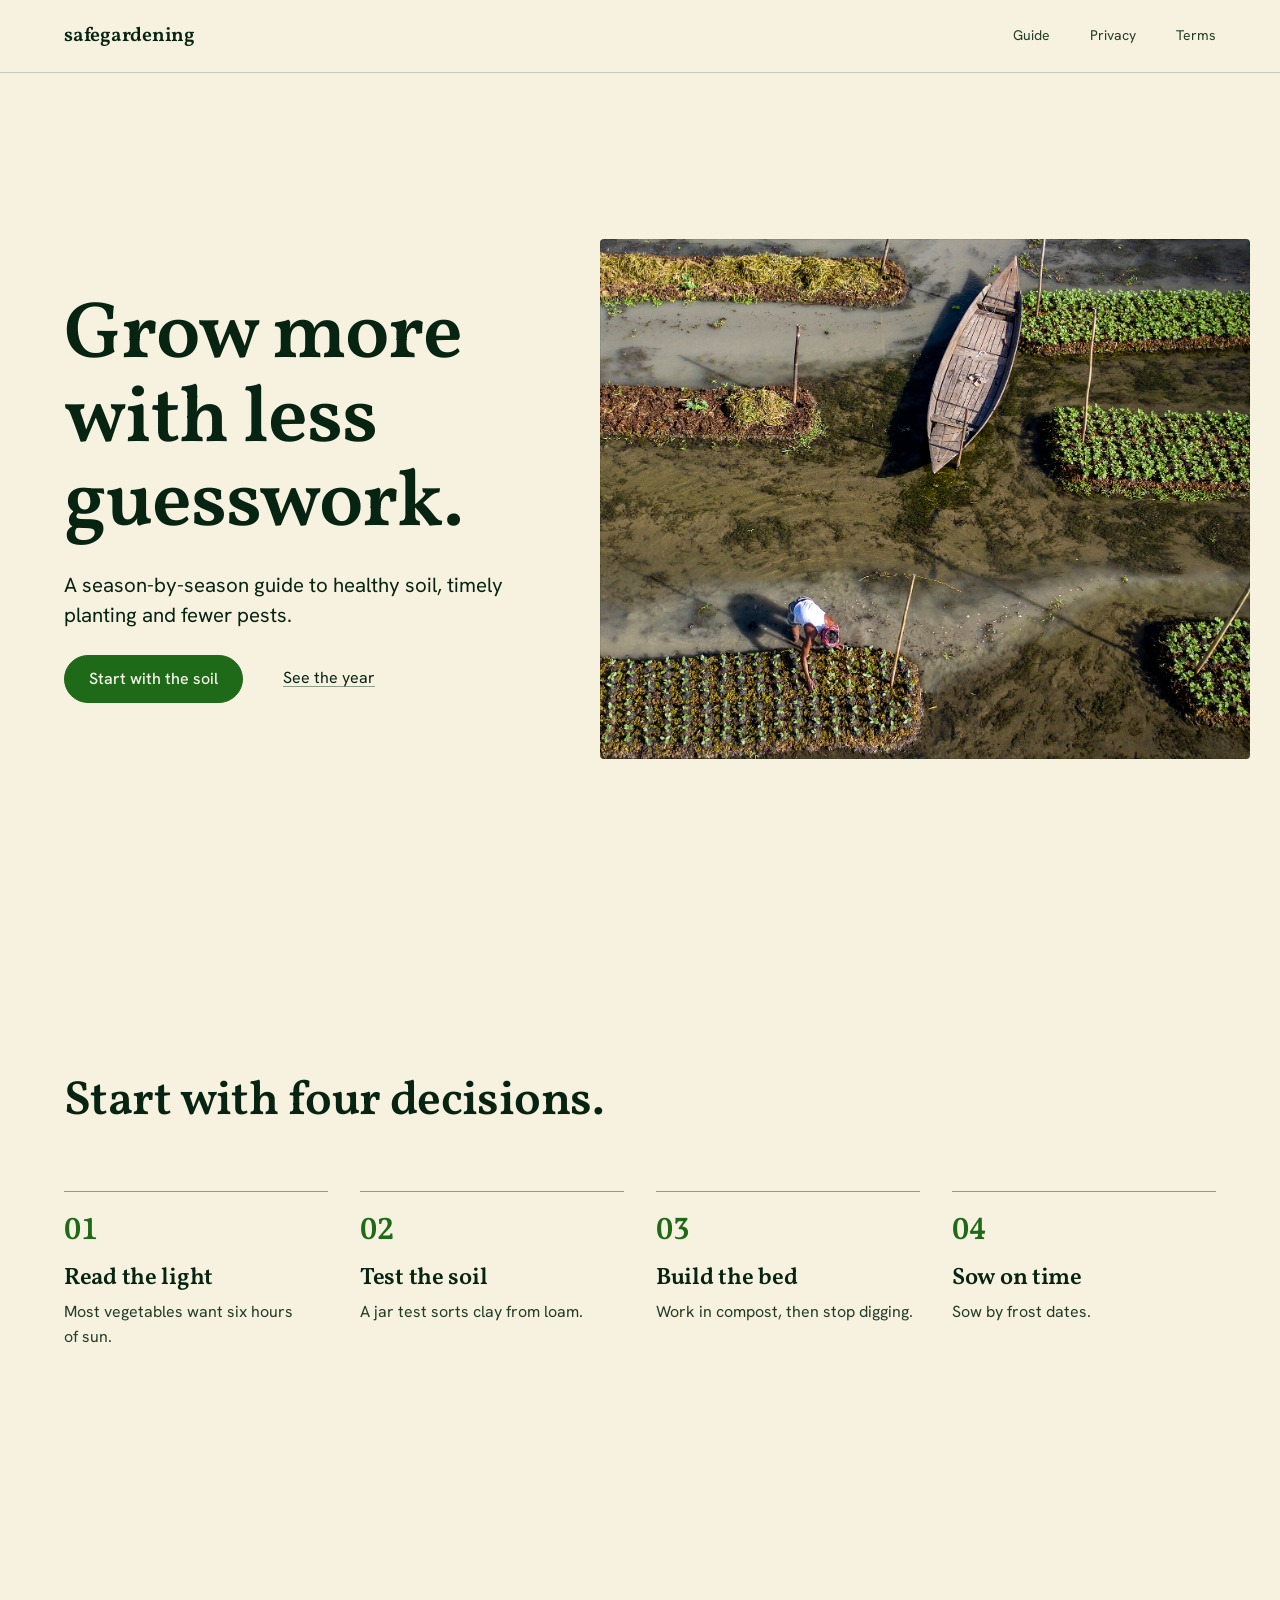
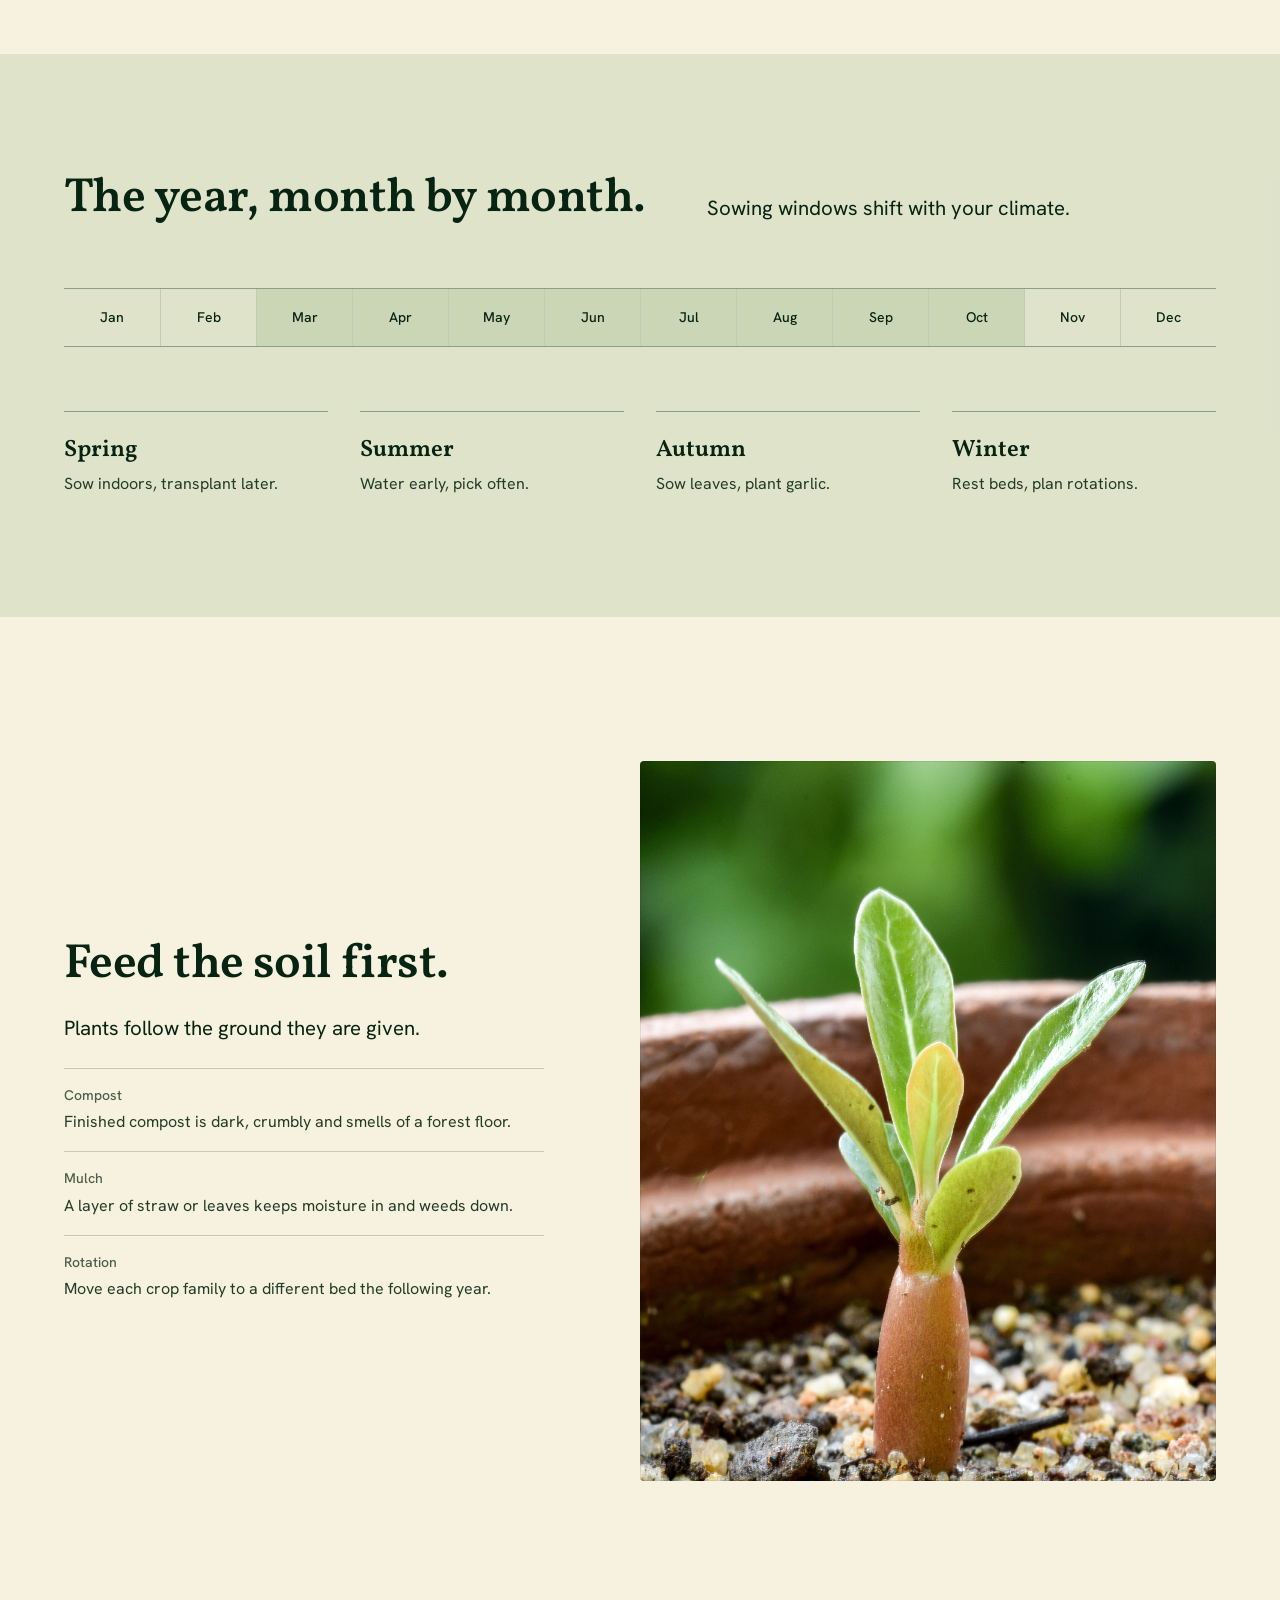
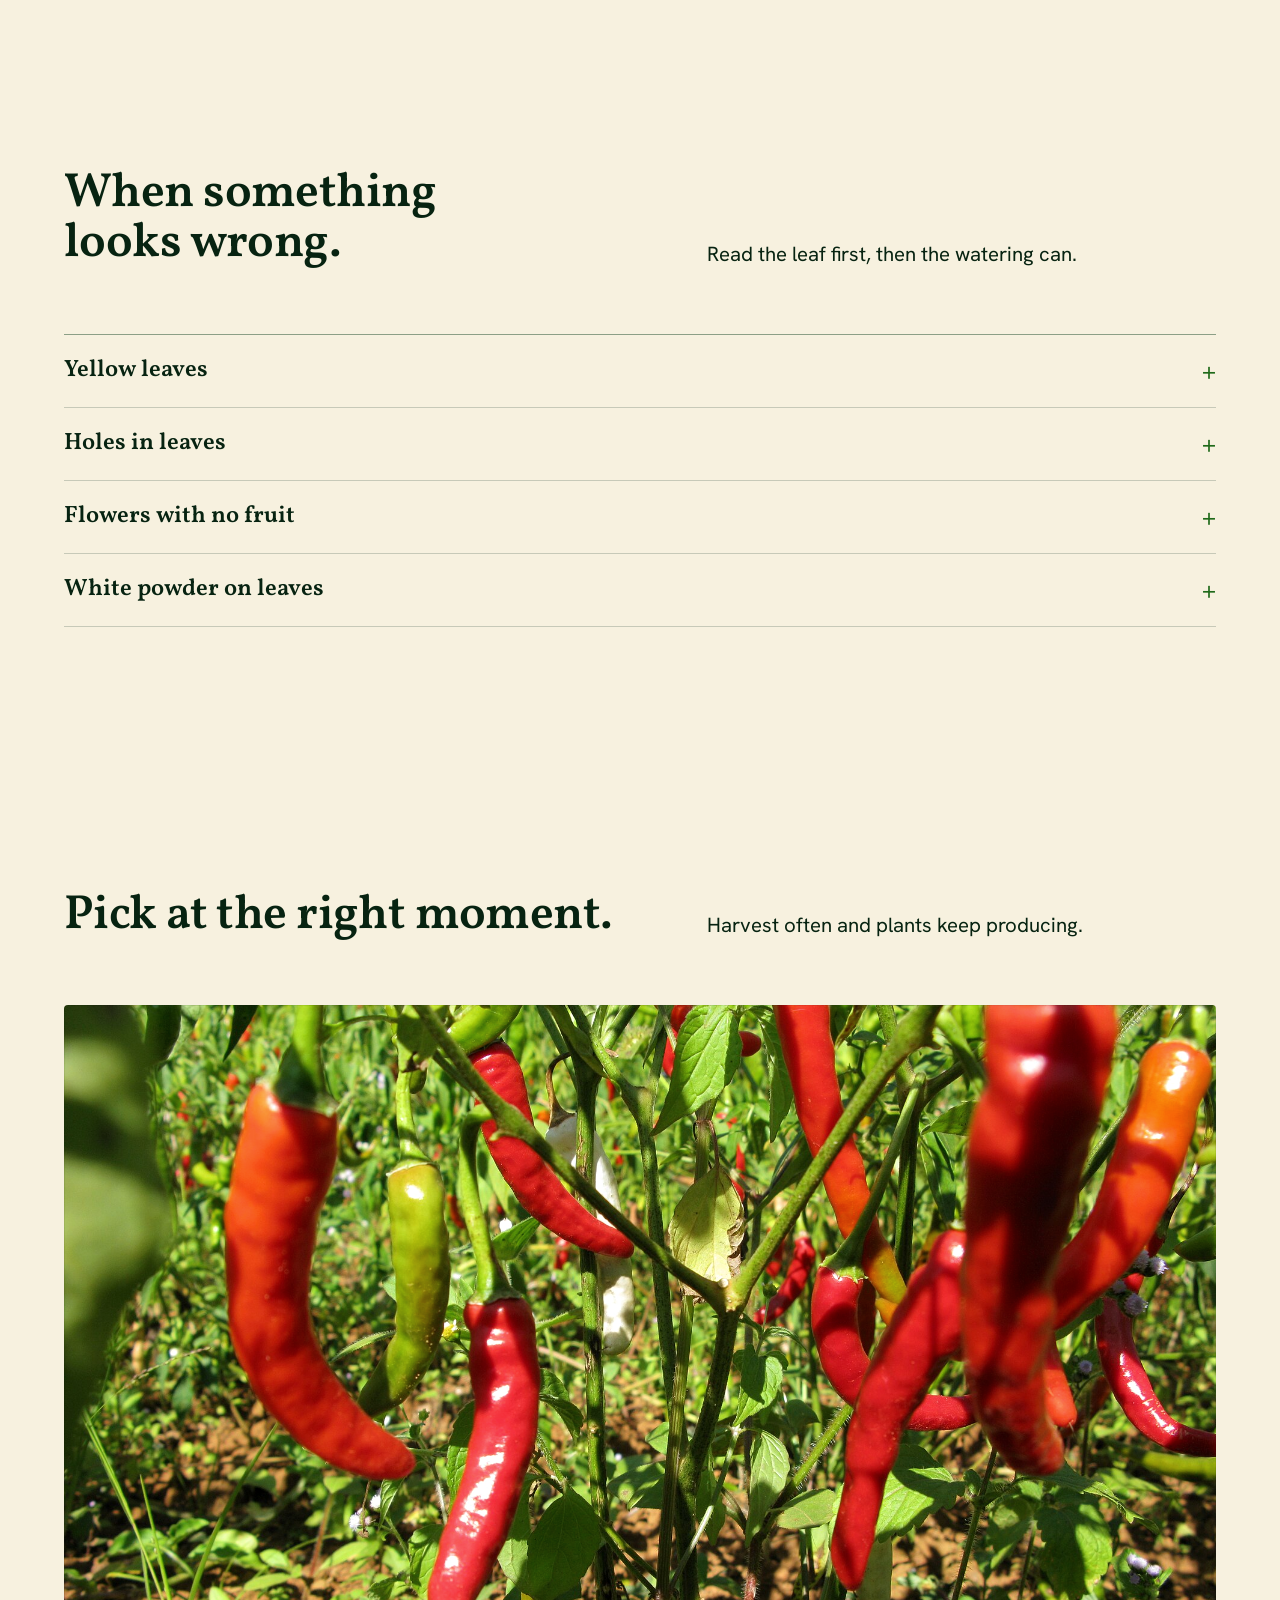
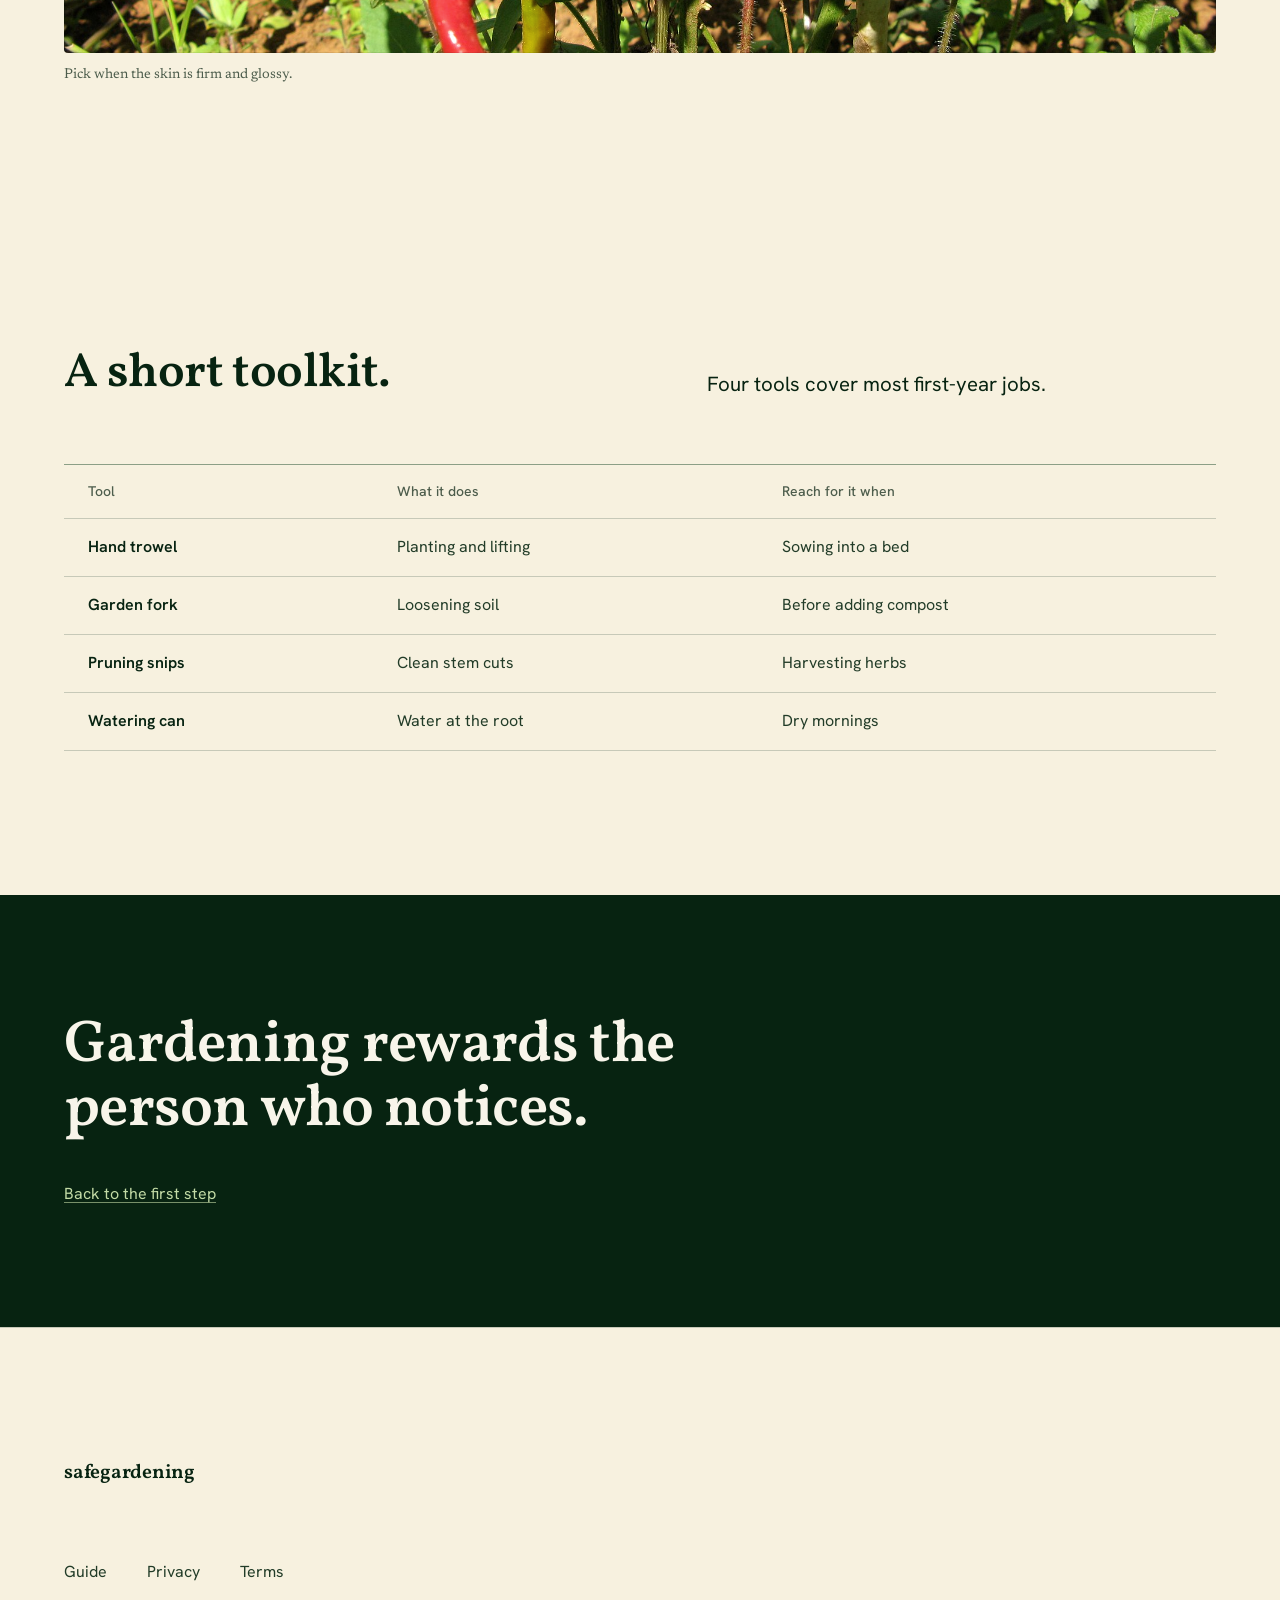
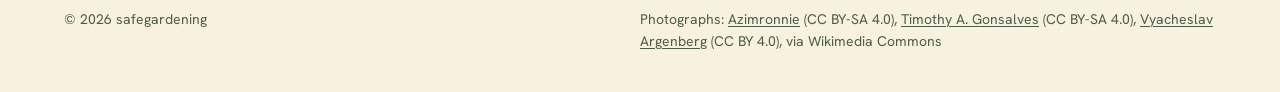
<file: index.html>
<!doctype html>
<html lang="en">
<head>
  <meta charset="utf-8">
  <meta name="viewport" content="width=device-width, initial-scale=1">
  <title>safegardening · a practical DIY gardening guide</title>
  <meta name="description" content="A free, season-by-season DIY gardening guide: build healthy soil, sow on time and solve common problems without guesswork.">
  <link rel="preconnect" href="https://fonts.googleapis.com">
  <link rel="preconnect" href="https://fonts.gstatic.com" crossorigin>
  <link href="https://fonts.googleapis.com/css2?family=Vollkorn:wght@600&family=Hanken+Grotesk:wght@400;500&family=Newsreader:opsz,wght@6..72,400&display=swap" rel="stylesheet">
  <link rel="stylesheet" href="style.css">
</head>
<body id="top">
  <a class="skip" href="#main">Skip to content</a>

  <header class="site-nav">
    <div class="container site-nav__inner">
      <a class="wordmark" href="#top" aria-label="safegardening, back to the top">safegardening</a>
      <nav class="nav-links" aria-label="Site">
        <a href="#main">Guide</a>
        <a href="privacy.html">Privacy</a>
        <a href="terms.html">Terms</a>
      </nav>
    </div>
  </header>

  <main id="main">
    <section class="hero" aria-labelledby="hero-title">
      <div class="container hero__grid">
        <div class="hero__text">
          <h1 id="hero-title">Grow more with less guesswork.</h1>
          <p class="lead">A season-by-season guide to healthy soil, timely planting and fewer pests.</p>
          <div class="hero__actions">
            <a class="btn" href="#soil">Start with the soil</a>
            <a class="text-link" href="#year">See the year</a>
          </div>
        </div>
        <figure class="photo hero__photo" data-slot="hero" data-alt="Vegetable beds worked by hand in daylight">
          <img src="images/traditional-floating-vegetable-garden-34-1920.jpg" width="1920" height="1279" alt="Aerial view of floating vegetable beds and a gardener in a canoe" style="object-position: 60% 70%" fetchpriority="high">
        </figure>
      </div>
    </section>

    <section class="section section--wide" id="start" aria-labelledby="start-title">
      <div class="container">
        <div class="section__head">
          <h2 id="start-title">Start with four decisions.</h2>
        </div>
        <ol class="steps">
          <li><h3>Read the light</h3><p>Most vegetables want six hours of sun.</p></li>
          <li><h3>Test the soil</h3><p>A jar test sorts clay from loam.</p></li>
          <li><h3>Build the bed</h3><p>Work in compost, then stop digging.</p></li>
          <li><h3>Sow on time</h3><p>Sow by frost dates.</p></li>
        </ol>
      </div>
    </section>

    <section class="section section--tight band-moss" id="year" aria-labelledby="year-title">
      <div class="container">
        <div class="section__head">
          <h2 id="year-title">The year, month by month.</h2>
          <p class="lead">Sowing windows shift with your climate.</p>
        </div>
        <div class="month-strip" aria-label="The twelve months of the gardening year">
          <div><time datetime="2026-01">Jan</time></div>
          <div><time datetime="2026-02">Feb</time></div>
          <div class="is-sowing"><time datetime="2026-03">Mar</time></div>
          <div class="is-sowing"><time datetime="2026-04">Apr</time></div>
          <div class="is-sowing"><time datetime="2026-05">May</time></div>
          <div class="is-sowing"><time datetime="2026-06">Jun</time></div>
          <div class="is-sowing"><time datetime="2026-07">Jul</time></div>
          <div class="is-sowing"><time datetime="2026-08">Aug</time></div>
          <div class="is-sowing"><time datetime="2026-09">Sep</time></div>
          <div class="is-sowing"><time datetime="2026-10">Oct</time></div>
          <div><time datetime="2026-11">Nov</time></div>
          <div><time datetime="2026-12">Dec</time></div>
        </div>
        <dl class="season-notes">
          <div><dt>Spring</dt><dd>Sow indoors, transplant later.</dd></div>
          <div><dt>Summer</dt><dd>Water early, pick often.</dd></div>
          <div><dt>Autumn</dt><dd>Sow leaves, plant garlic.</dd></div>
          <div><dt>Winter</dt><dd>Rest beds, plan rotations.</dd></div>
        </dl>
      </div>
    </section>

    <section class="section" id="soil" aria-labelledby="soil-title">
      <div class="container split">
        <div class="split__text">
          <h2 id="soil-title">Feed the soil first.</h2>
          <p class="lead">Plants follow the ground they are given.</p>
          <dl class="facts">
            <div><dt>Compost</dt><dd>Finished compost is dark, crumbly and smells of a forest floor.</dd></div>
            <div><dt>Mulch</dt><dd>A layer of straw or leaves keeps moisture in and weeds down.</dd></div>
            <div><dt>Rotation</dt><dd>Move each crop family to a different bed the following year.</dd></div>
          </dl>
        </div>
        <figure class="photo split__photo" data-slot="seedling" data-alt="A young seedling growing in potting soil">
          <img src="images/adenium-seedling-18day-uthandi-aug21-d72-20806-1920.jpg" width="1920" height="2400" alt="A young seedling with fresh green leaves in a terracotta pot" loading="lazy" style="object-position: 50% 55%">
        </figure>
      </div>
    </section>

    <section class="section" id="problems" aria-labelledby="problems-title">
      <div class="container">
        <div class="section__head">
          <h2 id="problems-title">When something looks wrong.</h2>
          <p class="lead">Read the leaf first, then the watering can.</p>
        </div>
        <div class="rows">
          <details class="problem"><summary>Yellow leaves</summary><p>Too much water. Let the soil dry first.</p></details>
          <details class="problem"><summary>Holes in leaves</summary><p>Check underneath for aphids and caterpillars. Pick them off by hand.</p></details>
          <details class="problem"><summary>Flowers with no fruit</summary><p>Cool nights or a lack of pollinators. Hand-pollinate squash in the morning.</p></details>
          <details class="problem"><summary>White powder on leaves</summary><p>Mildew thrives in still air. Improve airflow and remove the worst leaves.</p></details>
        </div>
      </div>
    </section>

    <section class="section section--tight" aria-labelledby="ripe-title">
      <div class="container">
        <div class="section__head">
          <h2 id="ripe-title">Pick at the right moment.</h2>
          <p class="lead">Harvest often and plants keep producing.</p>
        </div>
        <figure class="photo showcase__photo" data-slot="ripe" data-alt="Ripe chillies hanging on a plant in sunlight">
          <img src="images/shan-hills-myanmar-red-chili-pepper-plant-1920.jpg" width="1920" height="1079" alt="Long red and green chillies hanging ripe on the plant in sunlight" loading="lazy">
        </figure>
        <p class="caption">Pick when the skin is firm and glossy.</p>
      </div>
    </section>

    <section class="section" id="toolkit" aria-labelledby="toolkit-title">
      <div class="container">
        <div class="section__head">
          <h2 id="toolkit-title">A short toolkit.</h2>
          <p class="lead">Four tools cover most first-year jobs.</p>
        </div>
        <div class="table-wrap" tabindex="0" role="region" aria-label="Gardening toolkit">
          <table>
            <thead><tr><th scope="col">Tool</th><th scope="col">What it does</th><th scope="col">Reach for it when</th></tr></thead>
            <tbody>
              <tr><th scope="row">Hand trowel</th><td>Planting and lifting</td><td>Sowing into a bed</td></tr>
              <tr><th scope="row">Garden fork</th><td>Loosening soil</td><td>Before adding compost</td></tr>
              <tr><th scope="row">Pruning snips</th><td>Clean stem cuts</td><td>Harvesting herbs</td></tr>
              <tr><th scope="row">Watering can</th><td>Water at the root</td><td>Dry mornings</td></tr>
            </tbody>
          </table>
        </div>
      </div>
    </section>

    <section class="section section--tight band-ink" aria-labelledby="close-title">
      <div class="container">
        <h2 class="statement" id="close-title">Gardening rewards the person who notices.</h2>
        <a class="text-link" href="#start">Back to the first step</a>
      </div>
    </section>
  </main>

  <footer class="site-footer">
    <div class="container">
      <p class="site-footer__mast"><a class="wordmark" href="#top">safegardening</a></p>
      <nav class="footer-links" aria-label="Footer">
        <a href="#main">Guide</a>
        <a href="privacy.html">Privacy</a>
        <a href="terms.html">Terms</a>
      </nav>
      <div class="footer-legal">
        <p>© 2026 safegardening</p>
        <p data-credits>Photographs: <a href="https://commons.wikimedia.org/wiki/File:Traditional_floating_vegetable_garden_34.jpg">Azimronnie</a> (CC BY-SA 4.0), <a href="https://commons.wikimedia.org/wiki/File:Adenium_Seedling_18day_Uthandi_Aug21_D72_20806.jpg">Timothy A. Gonsalves</a> (CC BY-SA 4.0), <a href="https://commons.wikimedia.org/wiki/File:Shan_Hills,_Myanmar,_Red_chili_pepper_plant.jpg">Vyacheslav Argenberg</a> (CC BY 4.0), via Wikimedia Commons</p>
      </div>
    </div>
  </footer>

  <script>window.hallmarkSlots = (m) => { for (const [k, v] of Object.entries(m)) { const s = document.querySelector(`[data-slot="${k}"]`); if (!s) continue; const im = new Image(); im.src = typeof v === 'string' ? v : v.src; im.alt = (typeof v === 'object' && v.alt) || s.dataset.alt || ''; s.querySelectorAll(':scope > img').forEach((o) => o.remove()); s.prepend(im); } };
document.querySelectorAll('[data-slot] img').forEach((i) => { if (i.complete && !i.naturalWidth) i.remove(); else i.addEventListener('error', () => i.remove(), { once: true }); });</script>
</body>
</html>
</file>
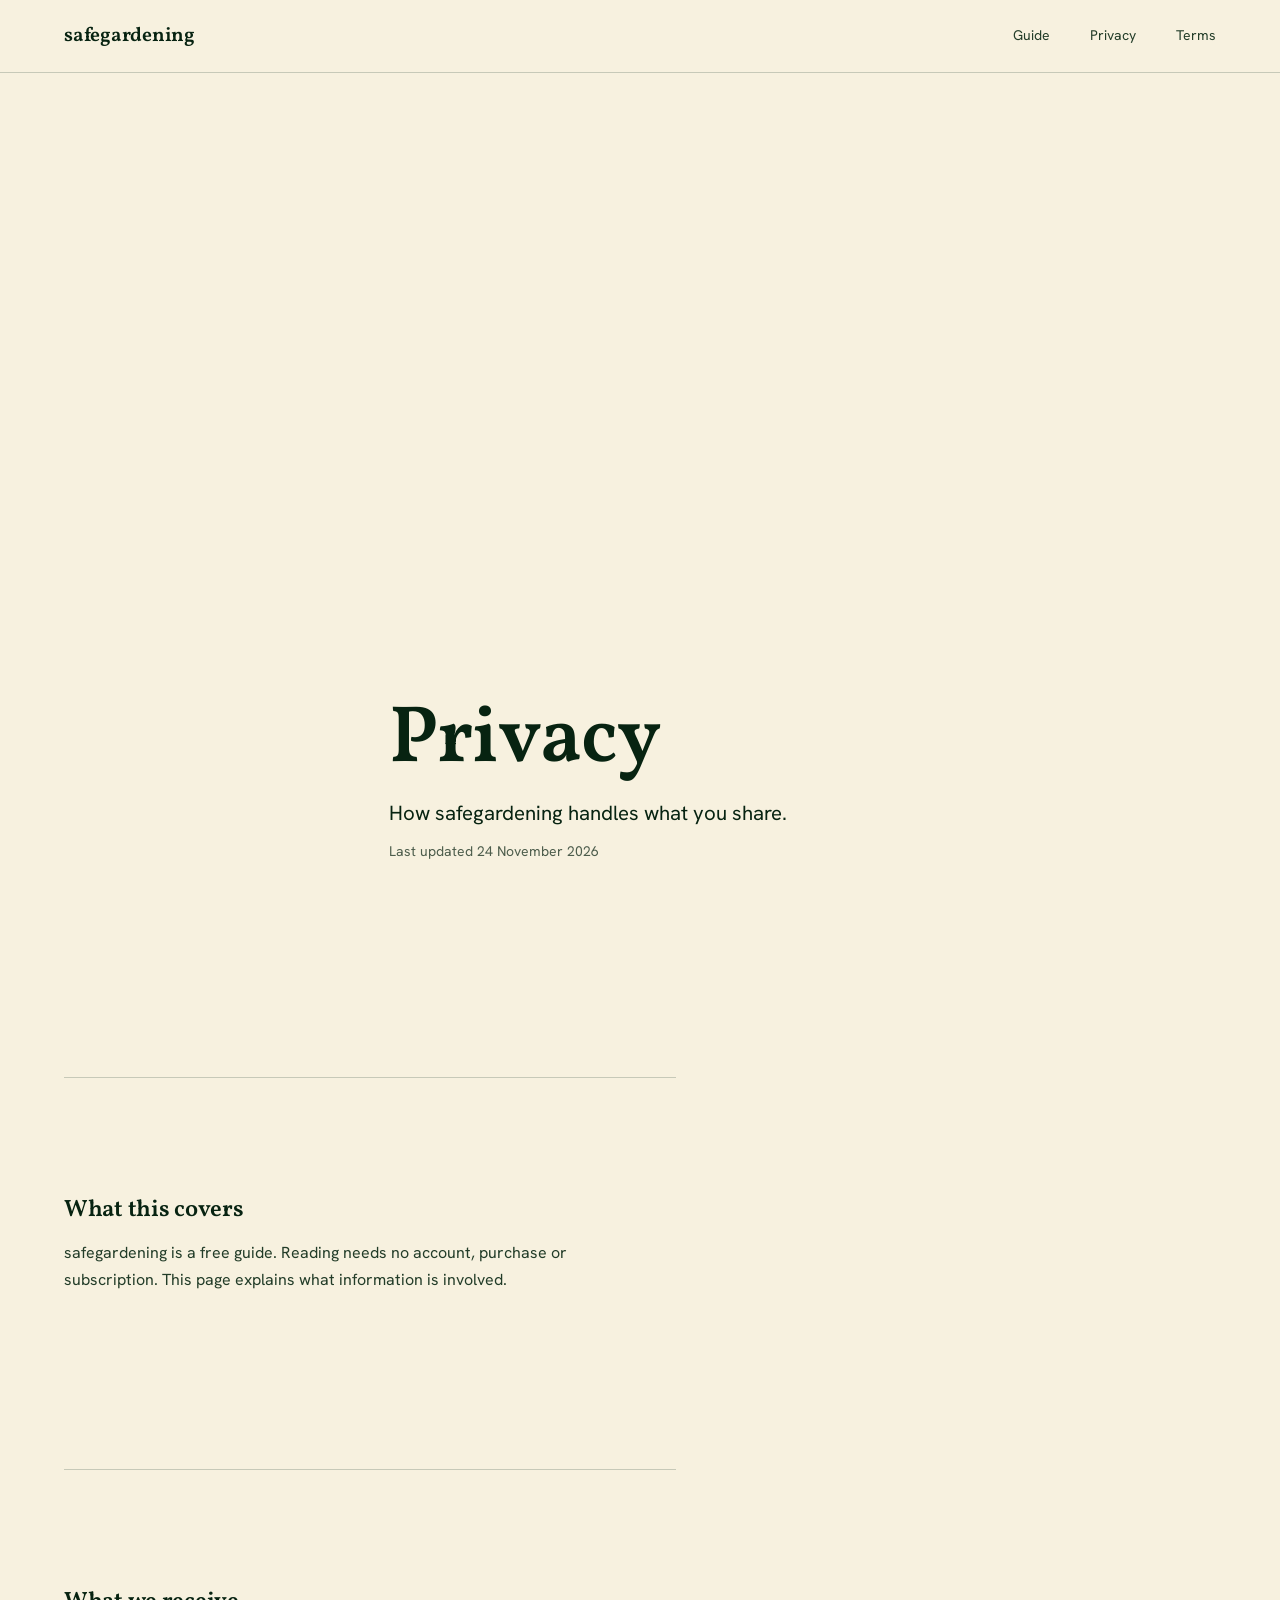
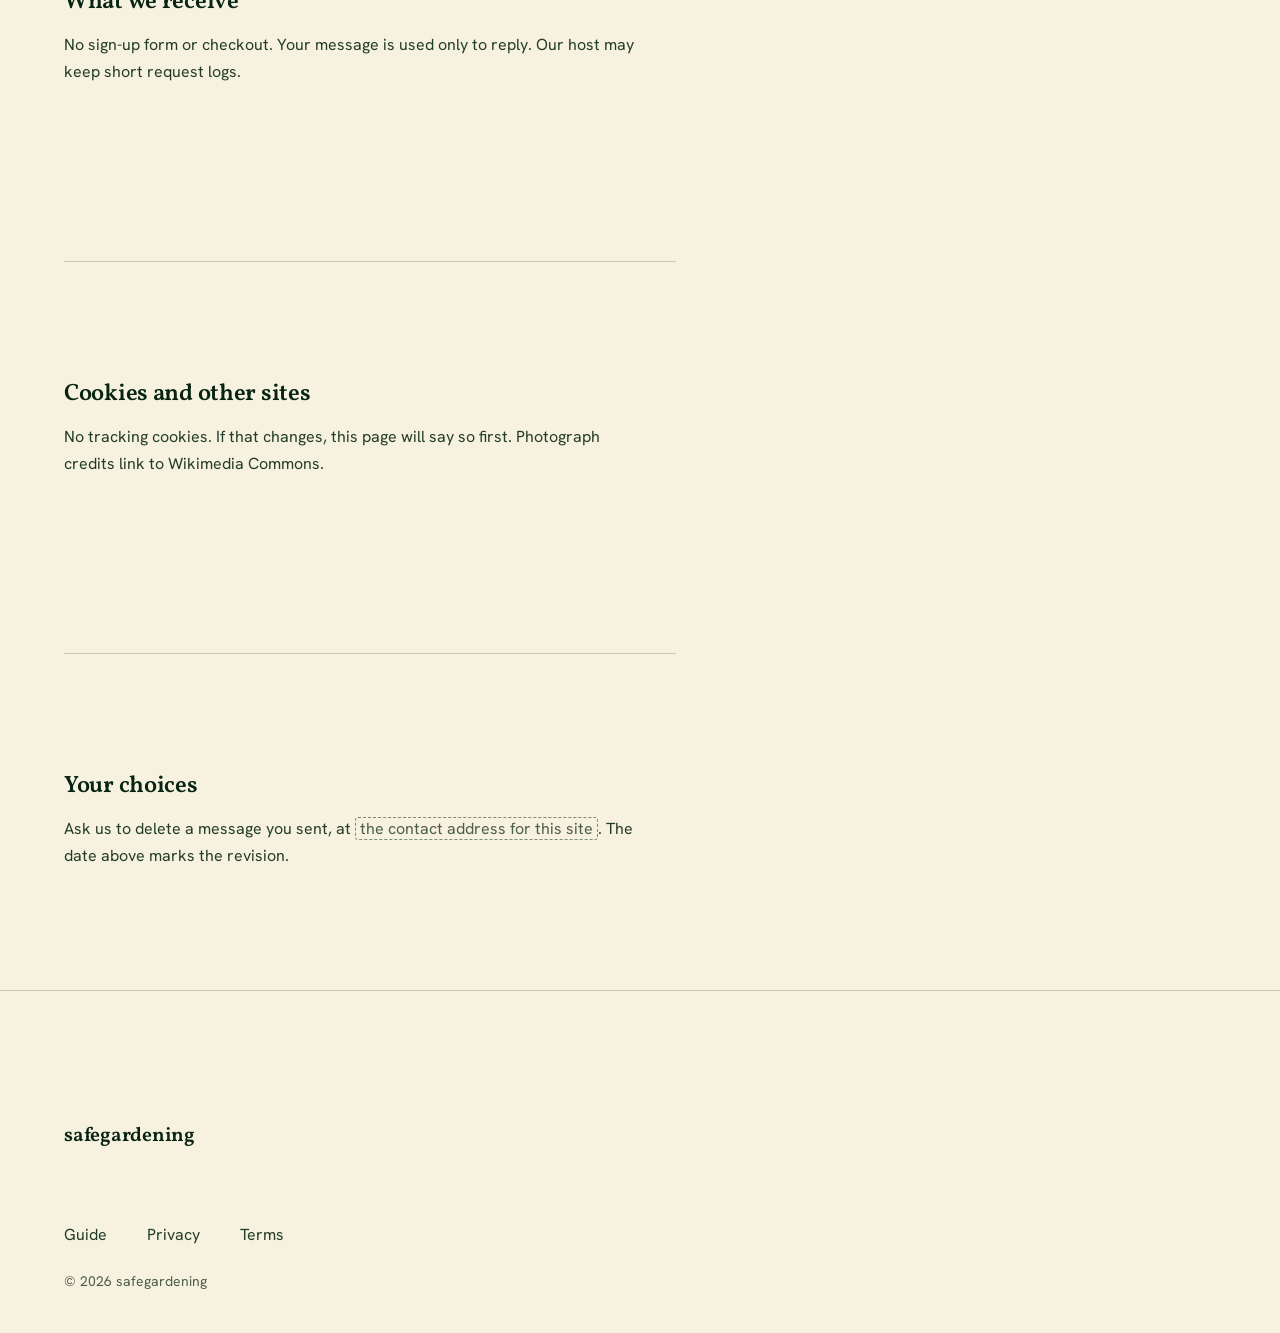
<file: privacy.html>
<!doctype html>
<html lang="en">
<head>
  <meta charset="utf-8">
  <meta name="viewport" content="width=device-width, initial-scale=1">
  <title>Privacy · safegardening</title>
  <meta name="description" content="How safegardening handles the information you share while using this free DIY gardening guide.">
  <link rel="preconnect" href="https://fonts.googleapis.com">
  <link rel="preconnect" href="https://fonts.gstatic.com" crossorigin>
  <link href="https://fonts.googleapis.com/css2?family=Vollkorn:wght@600&family=Hanken+Grotesk:wght@400;500&family=Newsreader:opsz,wght@6..72,400&display=swap" rel="stylesheet">
  <link rel="stylesheet" href="style.css">
</head>
<body id="top">
  <a class="skip" href="#main">Skip to content</a>

  <header class="site-nav">
    <div class="container site-nav__inner">
      <a class="wordmark" href="index.html" aria-label="safegardening, back to the guide">safegardening</a>
      <nav class="nav-links" aria-label="Site">
        <a href="index.html">Guide</a>
        <a href="privacy.html">Privacy</a>
        <a href="terms.html">Terms</a>
      </nav>
    </div>
  </header>

  <main id="main">
    <section class="doc-hero" aria-labelledby="doc-title">
      <div class="container doc__head">
        <h1 id="doc-title">Privacy</h1>
        <p class="lead">How safegardening handles what you share. <time class="doc__updated" datetime="2026-11-24">Last updated 24 November 2026</time></p>
      </div>
    </section>

    <article class="doc container">
      <div class="doc__body">
        <section>
          <h2>What this covers</h2>
          <p>safegardening is a free guide. Reading needs no account, purchase or subscription. This page explains what information is involved.</p>
        </section>
        <section>
          <h2>What we receive</h2>
          <p>No sign-up form or checkout. Your message is used only to reply. Our host may keep short request logs.</p>
        </section>
        <section>
          <h2>Cookies and other sites</h2>
          <p>No tracking cookies. If that changes, this page will say so first. Photograph credits link to Wikimedia Commons.</p>
        </section>
        <section>
          <h2>Your choices</h2>
          <p>Ask us to delete a message you sent, at <span class="fill" data-fill="contact-email">the contact address for this site</span>. The date above marks the revision.</p>
        </section>
      </div>
    </article>
  </main>

  <footer class="site-footer">
    <div class="container">
      <p class="site-footer__mast"><a class="wordmark" href="index.html">safegardening</a></p>
      <nav class="footer-links" aria-label="Footer">
        <a href="index.html">Guide</a>
        <a href="privacy.html">Privacy</a>
        <a href="terms.html">Terms</a>
      </nav>
      <div class="footer-legal"><p>© 2026 safegardening</p></div>
    </div>
  </footer>
</body>
</html>
</file>
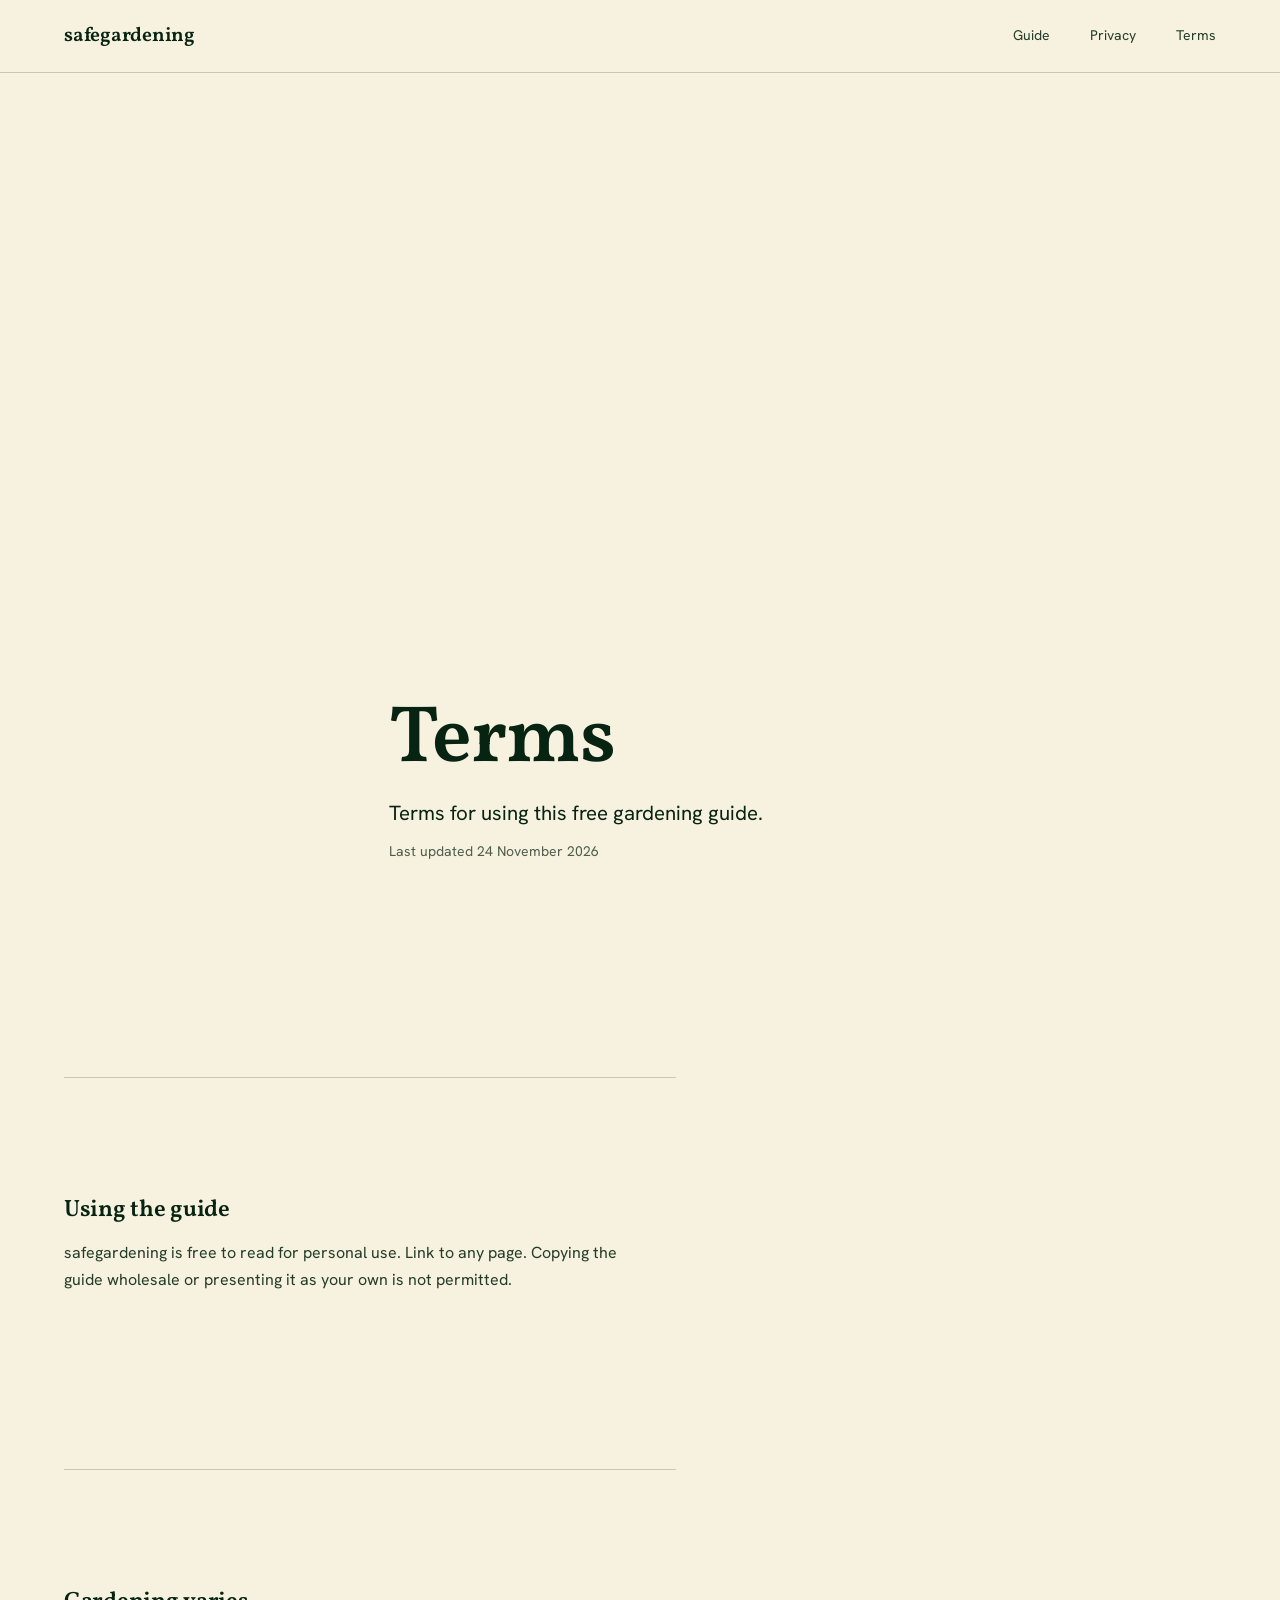
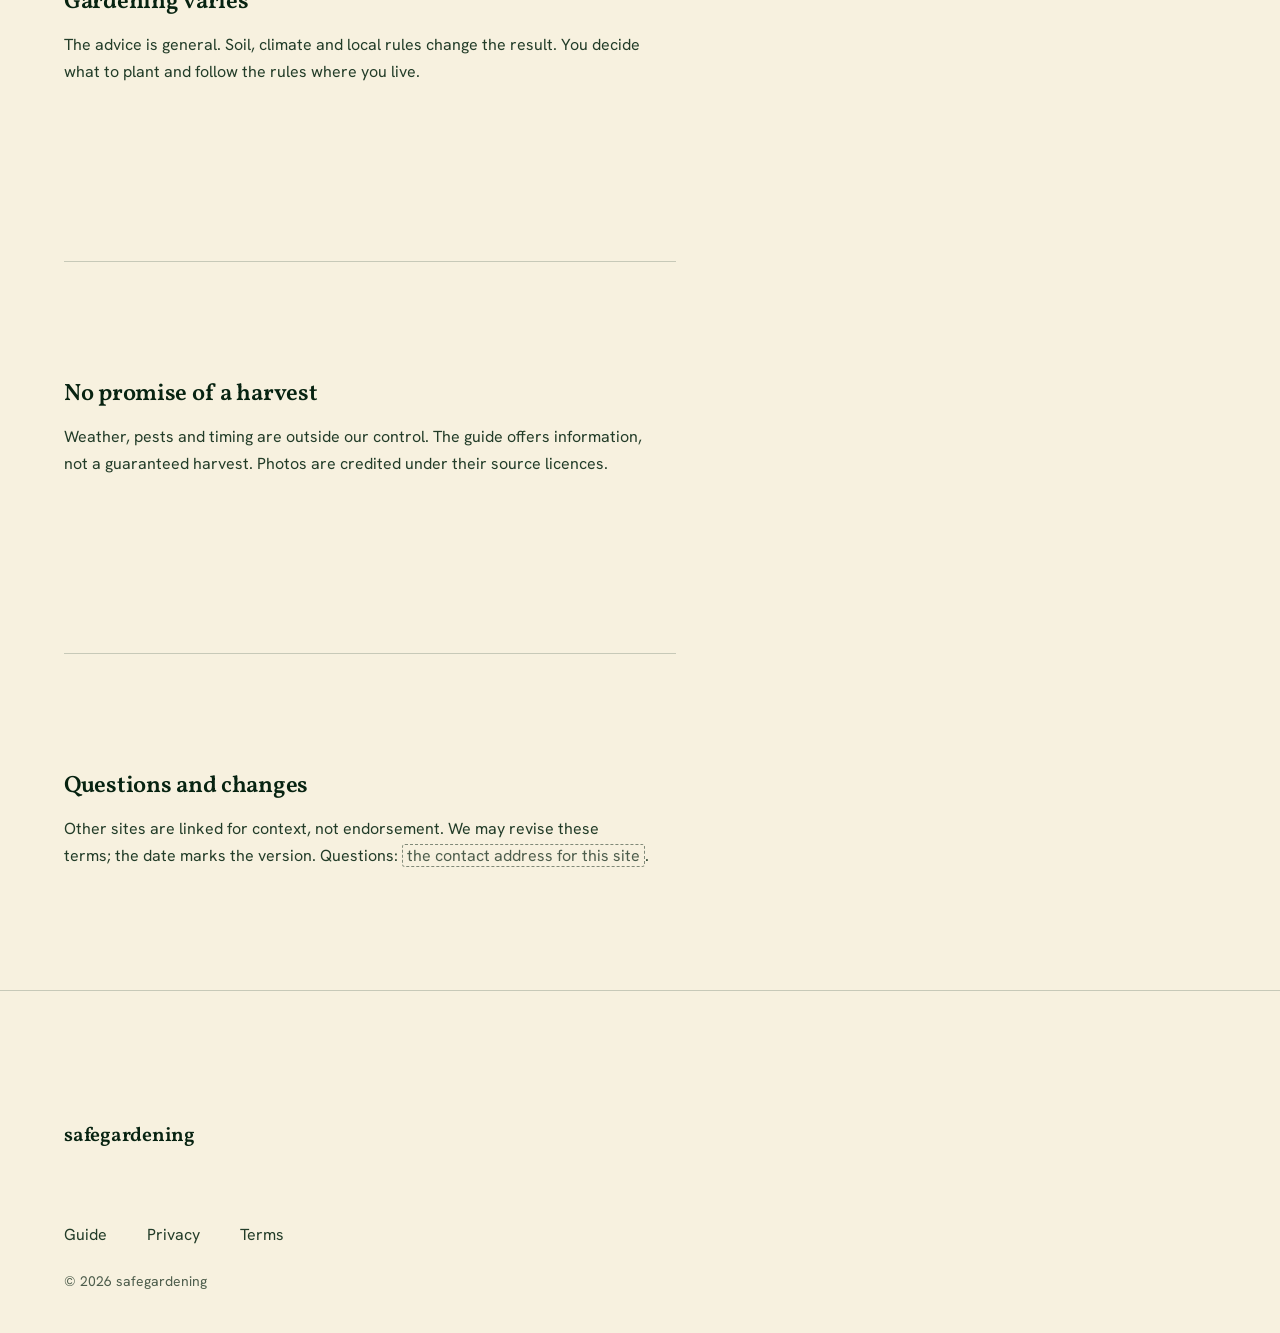
<file: terms.html>
<!doctype html>
<html lang="en">
<head>
  <meta charset="utf-8">
  <meta name="viewport" content="width=device-width, initial-scale=1">
  <title>Terms · safegardening</title>
  <meta name="description" content="The terms for reading and reusing the free DIY gardening guide published by safegardening.">
  <link rel="preconnect" href="https://fonts.googleapis.com">
  <link rel="preconnect" href="https://fonts.gstatic.com" crossorigin>
  <link href="https://fonts.googleapis.com/css2?family=Vollkorn:wght@600&family=Hanken+Grotesk:wght@400;500&family=Newsreader:opsz,wght@6..72,400&display=swap" rel="stylesheet">
  <link rel="stylesheet" href="style.css">
</head>
<body id="top">
  <a class="skip" href="#main">Skip to content</a>

  <header class="site-nav">
    <div class="container site-nav__inner">
      <a class="wordmark" href="index.html" aria-label="safegardening, back to the guide">safegardening</a>
      <nav class="nav-links" aria-label="Site">
        <a href="index.html">Guide</a>
        <a href="privacy.html">Privacy</a>
        <a href="terms.html">Terms</a>
      </nav>
    </div>
  </header>

  <main id="main">
    <section class="doc-hero" aria-labelledby="doc-title">
      <div class="container doc__head">
        <h1 id="doc-title">Terms</h1>
        <p class="lead">Terms for using this free gardening guide. <time class="doc__updated" datetime="2026-11-24">Last updated 24 November 2026</time></p>
      </div>
    </section>

    <article class="doc container">
      <div class="doc__body">
        <section>
          <h2>Using the guide</h2>
          <p>safegardening is free to read for personal use. Link to any page. Copying the guide wholesale or presenting it as your own is not permitted.</p>
        </section>
        <section>
          <h2>Gardening varies</h2>
          <p>The advice is general. Soil, climate and local rules change the result. You decide what to plant and follow the rules where you live.</p>
        </section>
        <section>
          <h2>No promise of a harvest</h2>
          <p>Weather, pests and timing are outside our control. The guide offers information, not a guaranteed harvest. Photos are credited under their source licences.</p>
        </section>
        <section>
          <h2>Questions and changes</h2>
          <p>Other sites are linked for context, not endorsement. We may revise these terms; the date marks the version. Questions: <span class="fill" data-fill="contact-email">the contact address for this site</span>.</p>
        </section>
      </div>
    </article>
  </main>

  <footer class="site-footer">
    <div class="container">
      <p class="site-footer__mast"><a class="wordmark" href="index.html">safegardening</a></p>
      <nav class="footer-links" aria-label="Footer">
        <a href="index.html">Guide</a>
        <a href="privacy.html">Privacy</a>
        <a href="terms.html">Terms</a>
      </nav>
      <div class="footer-legal"><p>© 2026 safegardening</p></div>
    </div>
  </footer>
</body>
</html>
</file>
<file: style.css>
/* Hallmark · shape: Field Notes · genre: editorial · theme: Garden (deal manual: garden, domain fit) · job: try · draw: diy-gardening-guide-single-a9f1 · hero: Stage, photograph on seven columns · nav: edge-aligned wordmark with guide, privacy and terms links · footer: mast, wordmark over links and photo credits · imagery: photographs, library 3 · signature: the ruled twelve-month strip · axes: light/roman-serif/chromatic-green · posture: restrained · contrast: pass · fold: pass · v2.0.0 */
/* Hallmark · pre-emit critique: P4 H5 E4 S4 R5 V4 · weakest: S, a guide can read generic; led with the soil-first argument and the ruled month strip, and cut a third feature tile */
/* Hallmark · waive 77 · privacy and terms hold 68ch prose on hairline rows, not a landing page body · the legal pages are long documents, not landing sections */
/* Hallmark · waive 78 · privacy and terms set heads at the item-title step inside hairline rows · legal prose documents use inline heads */
/* Hallmark · waive 44a · privacy and terms rest the title at the base of a full first screen · the legal pages use a Ledge hero by design */
@import url("./tokens.css");
@import url("./base.css");

:root {
  --nav-h: 72px;
  --color-on-ink: var(--color-accent-ink);
  --color-leaf-pale: var(--color-accent-2);
}

html { scroll-behavior: smooth; }

.skip { position: absolute; left: var(--space-md); top: calc(-1 * var(--space-3xl)); z-index: var(--z-toast); padding: var(--space-xs) var(--space-md); background: var(--color-ink); color: var(--color-on-ink); }
.skip:focus-visible { top: var(--space-md); }

.site-nav { position: sticky; top: 0; z-index: var(--z-sticky-nav); background: var(--color-paper); border-bottom: var(--rule-hair) solid var(--color-rule); }
.site-nav__inner { display: flex; align-items: center; justify-content: space-between; gap: var(--space-lg); min-height: var(--nav-h); }
.wordmark { font-family: var(--font-display); font-weight: var(--display-weight); font-size: var(--text-lg); letter-spacing: var(--tracking-display); color: var(--color-ink); text-decoration: none; white-space: nowrap; }
.wordmark:hover { color: var(--color-accent); }
.nav-links { display: flex; align-items: center; gap: var(--space-xl); }
.nav-links a { font-size: var(--text-sm); color: var(--color-ink-2); text-decoration: none; white-space: nowrap; }
.nav-links a:hover { color: var(--color-accent); text-decoration: underline; text-decoration-color: var(--color-accent); }

.btn { display: inline-flex; align-items: center; justify-content: center; min-height: 48px; padding: 0 var(--space-lg); border: var(--rule-hair) solid var(--color-accent); border-radius: var(--radius-pill); background: var(--color-accent); color: var(--color-accent-ink); font-size: var(--text-md); font-weight: 500; line-height: 1; text-decoration: none; white-space: nowrap; cursor: pointer; transition: background-color var(--dur-short) var(--ease-out), transform var(--dur-micro) var(--ease-out); }
.btn:hover { background: color-mix(in oklab, var(--color-accent) 82%, var(--color-ink)); }
.btn:active { transform: translateY(1px); }
.btn:disabled, .btn[aria-disabled="true"] { opacity: 0.55; cursor: not-allowed; transform: none; }
.btn[aria-busy="true"] { cursor: progress; }
.btn:focus-visible { outline: 2px solid var(--color-focus); outline-offset: 2px; }

.text-link { color: var(--color-ink); text-decoration: underline; text-decoration-color: var(--color-rule-2); text-underline-offset: 0.2em; }
.text-link:hover { color: var(--color-accent); text-decoration-color: var(--color-accent); }

.hero { padding-block: var(--space-2xl) var(--space-xl); }
.hero__grid { display: grid; grid-template-columns: minmax(0, 5fr) minmax(0, 7fr); gap: var(--space-3xl); align-items: center; min-height: calc(100dvh - var(--nav-h) - var(--space-2xl) - var(--space-xl)); }
.hero__text { display: flex; flex-direction: column; align-items: flex-start; gap: var(--space-lg); }
.hero__actions { display: flex; align-items: center; gap: var(--space-xl); flex-wrap: wrap; }

.photo { margin: 0; border-radius: var(--radius-card); }
.photo > img { width: 100%; height: 100%; object-fit: cover; outline: var(--rule-hair) solid color-mix(in oklab, var(--color-ink) 8%, transparent); outline-offset: -1px; }
.hero__photo { aspect-ratio: 5 / 4; min-height: 520px; }
.caption { margin-top: var(--space-sm); font: 400 var(--text-sm)/1.45 var(--font-outlier); color: var(--color-muted); }

.section { padding-block: var(--section-gap); }
.section--tight { padding-block: var(--section-gap-s); }
.section--wide { padding-block: var(--section-gap-l) calc(var(--section-gap-l) + var(--space-2xl) + var(--space-2xl)); }
.section__head { display: grid; grid-template-columns: minmax(0, 6fr) minmax(0, 5fr); gap: var(--gap-columns); align-items: end; margin-bottom: var(--space-2xl); }
.section__head > .lead { margin: 0; }

.steps { list-style: none; counter-reset: step; margin: 0; padding: 0; display: grid; grid-template-columns: repeat(4, minmax(0, 1fr)); gap: var(--gap-columns); }
.steps li { counter-increment: step; padding-top: var(--space-lg); border-top: var(--rule-hair) solid var(--color-rule-2); }
.steps li::before { content: counter(step, decimal-leading-zero); display: block; margin-bottom: var(--space-md); font: 600 var(--text-2xl)/1 var(--font-display); font-variant-numeric: lining-nums tabular-nums; color: var(--color-accent); }
.steps h3 { margin-bottom: var(--space-xs); font-size: var(--text-title); }
.steps p { font-size: var(--text-md); color: var(--color-ink-2); }

.band-moss { background: var(--tint-moss); }
.month-strip { display: grid; grid-template-columns: repeat(12, minmax(0, 1fr)); border-top: var(--rule-hair) solid var(--color-rule-2); border-bottom: var(--rule-hair) solid var(--color-rule-2); }
.month-strip > div { padding: var(--space-md) var(--space-xs); border-left: var(--rule-hair) solid var(--color-rule); text-align: center; }
.month-strip > div:first-child { border-left: 0; }
.month-strip > .is-sowing { background: var(--tint-moss); }
.month-strip time { font-size: var(--text-sm); font-weight: 500; color: var(--color-ink); }
.season-notes { display: grid; grid-template-columns: repeat(4, minmax(0, 1fr)); gap: var(--gap-columns); margin: var(--space-2xl) 0 0; }
.season-notes > div { padding-top: var(--space-lg); border-top: var(--rule-hair) solid var(--color-rule-2); }
.season-notes dt { font: 600 var(--text-title)/1.2 var(--font-display); color: var(--color-ink); }
.season-notes dd { margin: var(--space-xs) 0 0; font-size: var(--text-md); color: var(--color-ink-2); }

.split { display: grid; grid-template-columns: minmax(0, 5fr) minmax(0, 6fr); gap: var(--space-3xl); align-items: center; }
.split__text { display: flex; flex-direction: column; align-items: flex-start; gap: var(--space-lg); }
.split__photo { aspect-ratio: 4 / 5; min-height: 440px; }
.facts { display: grid; gap: var(--space-md); margin: 0; width: 100%; }
.facts > div { padding-top: var(--space-md); border-top: var(--rule-hair) solid var(--color-rule); }
.facts dt { font-size: var(--text-sm); font-weight: 500; color: var(--color-muted); }
.facts dd { margin: var(--space-2xs) 0 0; font-size: var(--text-md); color: var(--color-ink-2); }

.rows { border-top: var(--rule-hair) solid var(--color-rule-2); }
.problem { border-bottom: var(--rule-hair) solid var(--color-rule); }
.problem summary { display: flex; align-items: center; justify-content: space-between; gap: var(--space-lg); min-height: 72px; padding: var(--space-md) 0; font: 600 var(--text-title)/1.25 var(--font-display); color: var(--color-ink); cursor: pointer; list-style: none; }
.problem summary::-webkit-details-marker { display: none; }
.problem summary::after { content: "+"; flex: none; font: 400 var(--text-xl)/1 var(--font-body); color: var(--color-accent); }
.problem[open] summary::after { content: "\2212"; }
.problem p { max-width: 70ch; padding-bottom: var(--space-lg); color: var(--color-ink-2); }
.problem summary:focus-visible { outline: 2px solid var(--color-focus); outline-offset: 2px; }

.showcase__photo { aspect-ratio: 16 / 9; min-height: 520px; }

.table-wrap { width: 100%; overflow-x: auto; }
table { width: 100%; border-collapse: collapse; text-align: left; }
th, td { padding: var(--space-md) var(--space-lg); border-bottom: var(--rule-hair) solid var(--color-rule); vertical-align: top; font-size: var(--text-md); }
thead th { font-size: var(--text-sm); font-weight: 500; color: var(--color-muted); border-top: var(--rule-hair) solid var(--color-rule-2); }
tbody th { font-weight: 600; color: var(--color-ink); }
tbody td { color: var(--color-ink-2); }
td.num { font-variant-numeric: lining-nums tabular-nums; }
.table-wrap:focus-visible { outline: 2px solid var(--color-focus); outline-offset: 2px; }

.band-ink { background: var(--color-ink); color: var(--color-on-ink); }
.band-ink .statement { max-width: 22ch; margin: 0 0 var(--space-xl); font: 600 clamp(2.25rem, 4vw + 0.5rem, 4.25rem)/1.08 var(--font-display); letter-spacing: var(--tracking-display); color: var(--color-on-ink); }
.band-ink .text-link { color: var(--color-leaf-pale); text-decoration-color: color-mix(in oklab, var(--color-leaf-pale) 60%, transparent); }
.band-ink .text-link:hover { color: var(--color-paper); text-decoration-color: var(--color-paper); }
.band-ink .text-link:focus-visible { outline-color: var(--color-leaf-pale); }

.site-footer { padding-block: var(--space-3xl) var(--space-xl); border-top: var(--rule-hair) solid var(--color-rule); }
.site-footer__mast { margin-bottom: var(--space-2xl); font: 600 clamp(2.5rem, 5vw + 0.5rem, 5rem)/1 var(--font-display); letter-spacing: var(--tracking-display); color: var(--color-ink); }
.footer-links { display: flex; gap: var(--space-xl); flex-wrap: wrap; margin-bottom: var(--space-lg); }
.footer-links a { font-size: var(--text-md); color: var(--color-ink-2); text-decoration: none; }
.footer-links a:hover { color: var(--color-accent); text-decoration: underline; }
.footer-legal { display: flex; justify-content: space-between; gap: var(--space-lg); flex-wrap: wrap; font-size: var(--text-sm); color: var(--color-muted); }
.footer-legal p { max-width: 72ch; }
.fill { padding: 0 0.25em; border: var(--rule-hair) dashed color-mix(in oklab, var(--color-muted) 70%, transparent); border-radius: 3px; color: var(--color-muted); -webkit-box-decoration-break: clone; box-decoration-break: clone; }

.doc-hero { display: flex; align-items: flex-end; min-height: calc(100dvh - var(--nav-h)); padding-block: var(--space-xl); }
.doc { padding-block: 0 var(--section-gap-s); }
.doc__head { max-width: 70ch; display: flex; flex-direction: column; gap: var(--space-md); }
.doc h1 { max-width: 24ch; }
.doc__updated { display: block; margin-top: var(--space-sm); font-size: var(--text-sm); color: var(--color-muted); }
.doc__body { max-width: 68ch; }
.doc__body section { padding-top: var(--section-gap-s); margin-top: var(--section-gap-l); border-top: var(--rule-hair) solid var(--color-rule); }
.doc__body h2 { font-size: var(--text-title); margin-bottom: var(--space-md); }
.doc__body p, .doc__body li { color: var(--color-ink-2); line-height: 1.7; }
.doc__body p + p { margin-top: var(--space-md); }
.doc__body ul { padding-left: var(--space-lg); margin: 0; }
.doc__body li + li { margin-top: var(--space-xs); }

@media (max-width: 60rem) {
  .hero__grid { grid-template-columns: minmax(0, 1fr); min-height: 0; gap: var(--space-xl); }
  .hero__photo { min-height: 0; }
  .section__head, .split { grid-template-columns: minmax(0, 1fr); }
  .split__photo { min-height: 0; }
  .split__text { gap: var(--space-md); }
  .steps, .season-notes { grid-template-columns: repeat(2, minmax(0, 1fr)); row-gap: var(--space-xl); }
  .month-strip { grid-template-columns: repeat(6, minmax(0, 1fr)); }
  .month-strip > div:nth-child(6) { border-left: 0; }
  .month-strip > div:nth-child(n+7) { border-top: var(--rule-hair) solid var(--color-rule); }
  .showcase__photo { min-height: 0; }
}

@media (max-width: 40rem) {
  .site-nav__inner { flex-wrap: wrap; gap: var(--space-xs); padding-block: var(--space-sm); }
  .nav-links { gap: var(--space-md); width: 100%; }
  .hero { padding-block: var(--space-xl) var(--space-lg); }
  .hero__actions { gap: var(--space-md); }
  .section__head { gap: var(--space-md); }
  .steps, .season-notes { grid-template-columns: minmax(0, 1fr); row-gap: var(--space-lg); }
  .month-strip { grid-template-columns: repeat(4, minmax(0, 1fr)); }
  .month-strip > div:nth-child(4n+1) { border-left: 0; }
  .month-strip > div:nth-child(n+5) { border-top: var(--rule-hair) solid var(--color-rule); }
  .footer-legal { flex-direction: column; }
}
</file>
